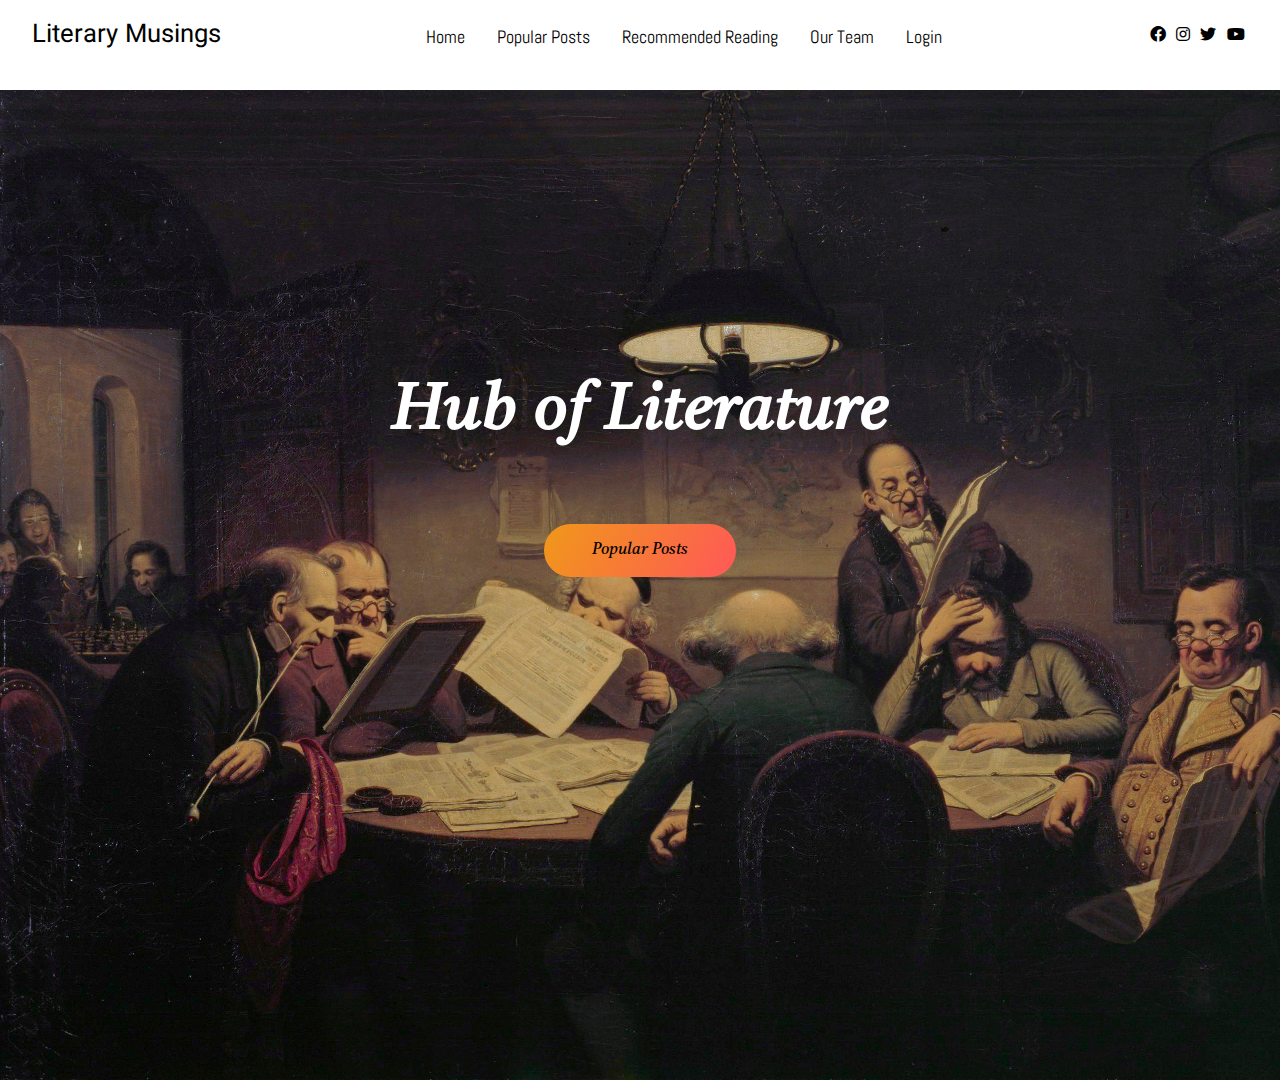
<file: index.html>
<!DOCTYPE html>
<html lang="en">
<head>
    <meta charset="UTF-8">
    <meta http-equiv="X-UA-Compatible" content="IE=edge">
    <meta name="viewport" content="width=device-width, initial-scale=1.0">
    <meta name="description" content="For students and literature enthusiasts, 
    enter the hub of literature and enjoy the beauty and art.">
    <title>Literary Musings</title>

    <!-- Font Awesome Icons -->
    <link rel="stylesheet" href="styles/all.css">
    
    <!-- Custom Style -->
    <link rel="stylesheet" href="styles/style.css">
</head>


<body>
    <!--------------------------- Navigation --------------------------->

    <nav class="nav">
        <div class="nav-menu flex-row">
            <div class="nav-brand">
                <a href="index.html" class="text-gray">Literary Musings</a>
            </div>
            <div class="toggle-collapse">
                <div class="toggle-icons">
                    <i class="fas fa-bars"></i>
                </div>
            </div>
            <ul class="nav-items">
                <li class="nav-link">
                    <a href="index.html">Home</a>
                </li>
                <li class="nav-link">
                    <a href="PP.html">Popular Posts</a>
                </li>
                <li class="nav-link">
                    <a href="RR.html">Recommended Reading</a>
                </li>
                <li class="nav-link">
                    <a href="Team.html">Our Team</a>
                </li>
                <li class="nav-link">
                    <a href="login.html">Login</a>
                </li>
            </ul>
            <div class="social text-gray">
                <a href="https://www.facebook.com" target="_blank" class="fb"><i class="fa-brands fa-facebook"></i></a>
                <a href="https://www.instagram.com" target="_blank" class="ig" ><i class="fa-brands fa-instagram"></i></a>
                <a href="https://www.twitter.com" target="_blank" class="tw"><i class="fa-brands fa-twitter"></i></a>
                <a href="https://www.youtube.com" target="_blank" class="yt"><i class="fa-brands fa-youtube"></i></a>
            </div>
            
        </div>
    </nav>

    <!-----x--------------------- Navigation -----x--------------------->

    <!------  Main Section  ------>
    
    <main>  

        <!------ Site Title ------->
        <section class="site-title">
            <div class="site-bg">
                <h1>Hub of Literature</h1>
                <form method="get" action="PP.html">
                    <button class="btn">Popular Posts</button>
                </form>
            </div>
        </section>
        <!--x---- Site Title --x----->

    </main>
    
    <!---x---  Main Section  ---x--->
</body>
</file>
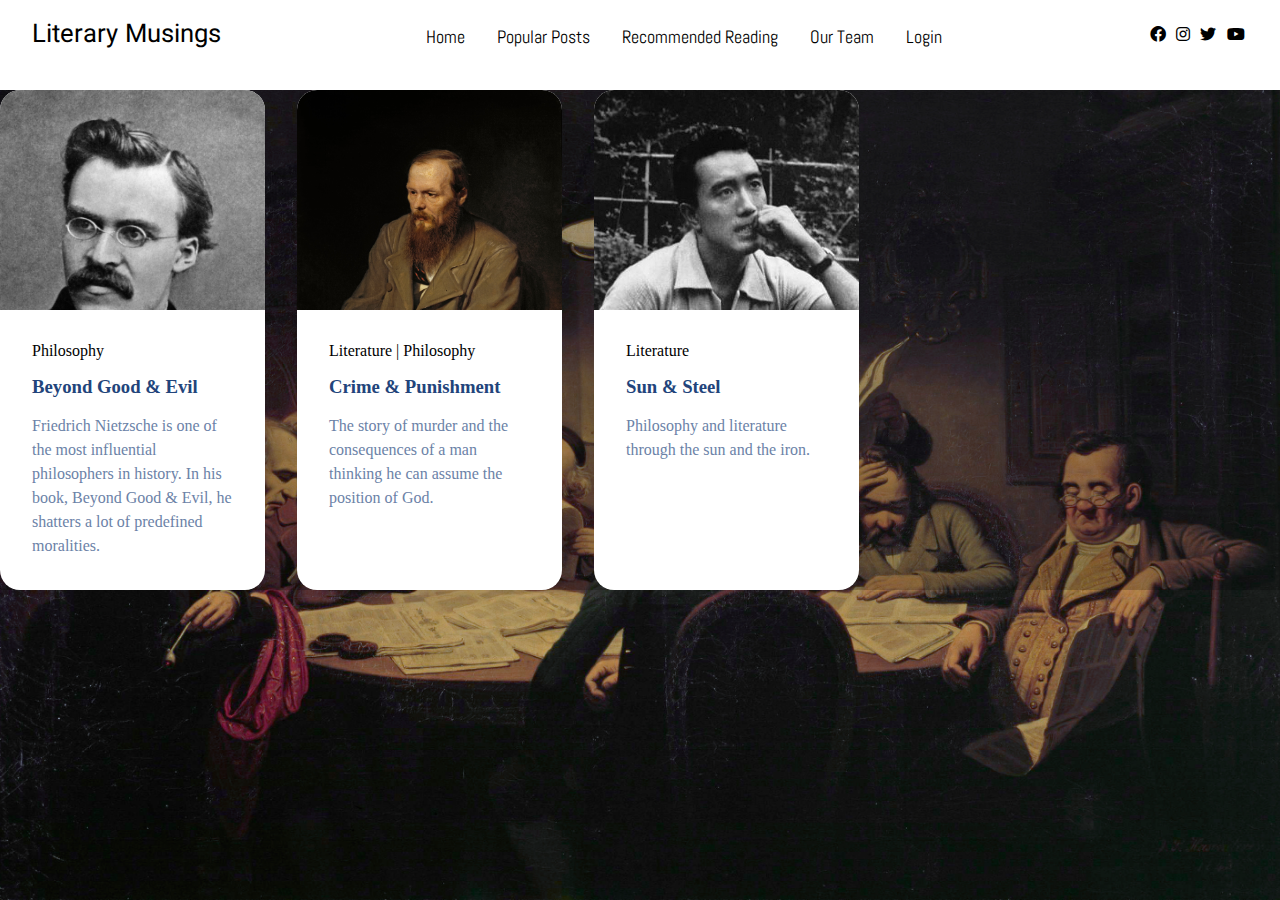
<file: PP.html>
<!DOCTYPE html>
<html lang="en">
<head>
    <meta charset="UTF-8">
    <meta http-equiv="X-UA-Compatible" content="IE=edge">
    <meta name="viewport" content="width=device-width, initial-scale=1.0">
    <meta name="description" content="For students and literature enthusiasts, 
    enter the hub of literature and enjoy the beauty and art.">
    <title>Literary Musings | Popular Posts</title>

    <!-- Font Awesome Icons -->
    <link rel="stylesheet" href="styles/all.css">
    
    <!-- Custom Style -->
    <link rel="stylesheet" href="styles/style.css">
    
</head>

<body>
    <!--------------------------- Navigation --------------------------->
    <nav class="nav">
        <div class="nav-menu flex-row">
            <div class="nav-brand">
                <a href="index.html" class="text-gray">Literary Musings</a>
            </div>
            <div class="toggle-collapse">
                <div class="toggle-icons">
                    <i class="fas fa-bars"></i>
                </div>
            </div>
            <ul class="nav-items">
                <li class="nav-link">
                    <a href="index.html">Home</a>
                </li>
                <li class="nav-link">
                    <a href="PP.html">Popular Posts</a>
                </li>
                <li class="nav-link">
                    <a href="RR.html">Recommended Reading</a>
                </li>
                <li class="nav-link">
                    <a href="Team.html">Our Team</a>
                </li>
                <li class="nav-link">
                    <a href="login.html">Login</a>
                </li>
            </ul>
            <div class="social text-gray">
                <a href="https://www.facebook.com" target="_blank" class="fb"><i class="fa-brands fa-facebook"></i></a>
                <a href="https://www.instagram.com" target="_blank" class="ig" ><i class="fa-brands fa-instagram"></i></a>
                <a href="https://www.twitter.com" target="_blank" class="tw"><i class="fa-brands fa-twitter"></i></a>
                <a href="https://www.youtube.com" target="_blank" class="yt"><i class="fa-brands fa-youtube"></i></a>
            </div>
            
        </div>
    </nav>

    <main>
           <div class="site-container">
               <div class="article-container">
                    <article class="article-card">
                       <figure class="article-image">
                           <img src="assets/Nietzsche.jpg" alt="Friedrich Nietzsche">
                       </figure>
                       <div class="article-content">
                           <a href="#" class="card-content">Philosophy</a>
                           <h3 class="card-title">Beyond Good & Evil</h3>
                           <p class="card-excerpt">Friedrich Nietzsche is one of the most influential philosophers in history. In  his book, Beyond Good & Evil, he shatters a lot of predefined moralities.</p>
                       </div>
                   </article>
                   <article class="article-card">
                    <figure class="article-image">
                        <img src="assets/Dosto.jpg" alt="Fyodor Dostoyevsky">
                    </figure>
                    <div class="article-content">
                        <a href="#" class="card-content">Literature | Philosophy</a>
                        <h3 class="card-title">Crime & Punishment</h3>
                        <p class="card-excerpt">The story of murder and the consequences of a man thinking he can assume the position of God.</p>
                    </div>
                </article>
                <article class="article-card">
                    <figure class="article-image">
                        <img src="assets/Mishima.jpg" alt="Yukio Mishima">
                    </figure>
                    <div class="article-content">
                        <a href="#" class="card-content">Literature</a>
                        <h3 class="card-title">Sun & Steel</h3>
                        <p class="card-excerpt">Philosophy and literature through the sun and the iron.</p>
                    </div>
                </article>
               </div>
           </div> 
    </main>
    
</body>
</html>
</file>
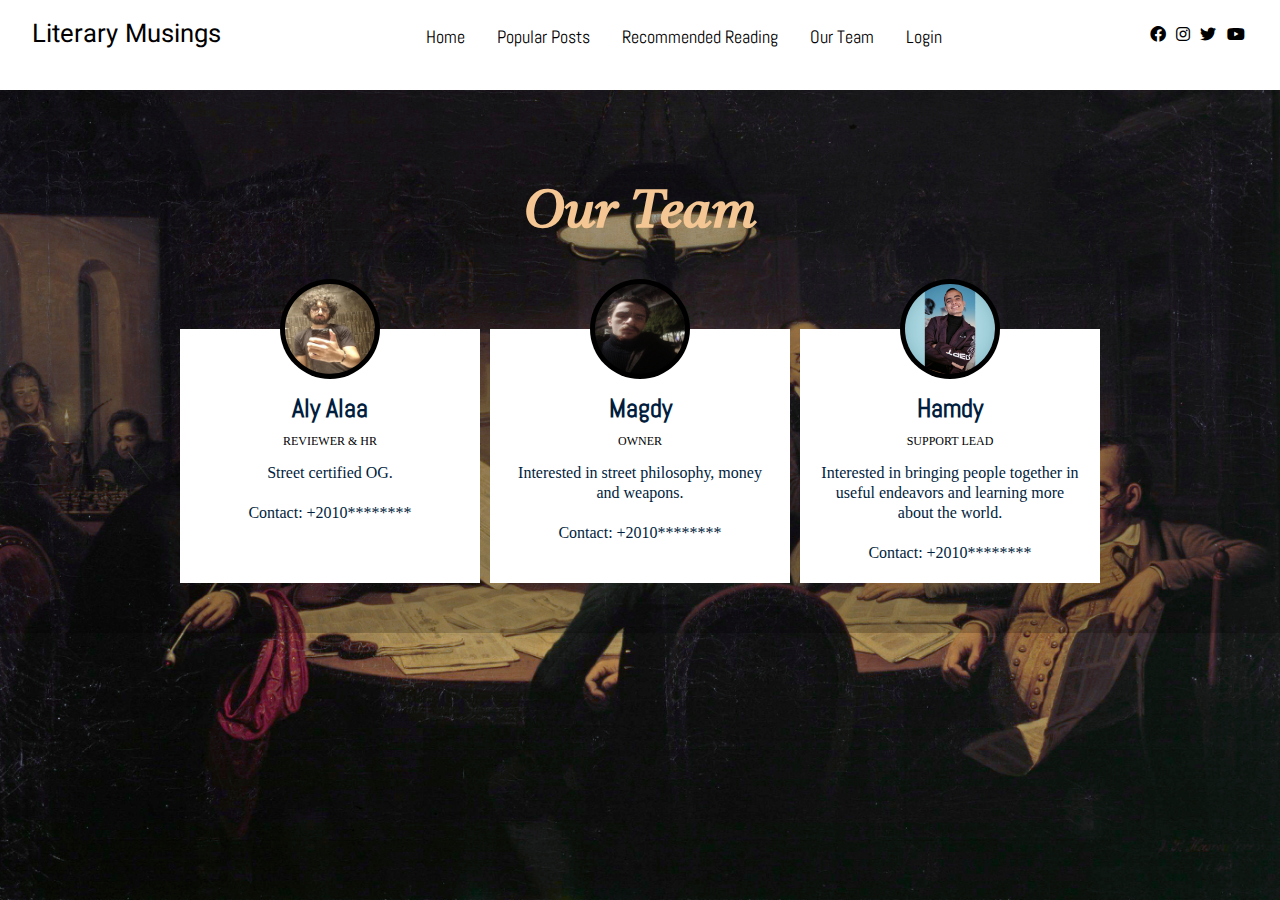
<file: Team.html>
<!DOCTYPE html>
<html lang="en">
<head>
    <meta charset="UTF-8">
    <meta http-equiv="X-UA-Compatible" content="IE=edge">
    <meta name="viewport" content="width=device-width, initial-scale=1.0">
    <meta name="description" content="For students and literature enthusiasts, 
    enter the hub of literature and enjoy the beauty and art.">
    <title>Literary Musings | Our Team</title>

    <!-- Font Awesome Icons -->
    <link rel="stylesheet" href="styles/all.css">
    
    <!-- Custom Style -->
    <link rel="stylesheet" href="styles/style.css">
    
</head>

<body>
    <!--------------------------- Navigation --------------------------->

    <nav class="nav">
        <div class="nav-menu flex-row">
            <div class="nav-brand">
                <a href="index.html" class="text-gray">Literary Musings</a>
            </div>
            <div class="toggle-collapse">
                <div class="toggle-icons">
                    <i class="fas fa-bars"></i>
                </div>
            </div>
            <ul class="nav-items">
                <li class="nav-link">
                    <a href="index.html">Home</a>
                </li>
                <li class="nav-link">
                    <a href="PP.html">Popular Posts</a>
                </li>
                <li class="nav-link">
                    <a href="RR.html">Recommended Reading</a>
                </li>
                <li class="nav-link">
                    <a href="Team.html">Our Team</a>
                </li>
                <li class="nav-link">
                    <a href="login.html">Login</a>
                </li>
            </ul>
            <div class="social text-gray">
                <a href="https://www.facebook.com" target="_blank" class="fb"><i class="fa-brands fa-facebook"></i></a>
                <a href="https://www.instagram.com" target="_blank" class="ig" ><i class="fa-brands fa-instagram"></i></a>
                <a href="https://www.twitter.com" target="_blank" class="tw"><i class="fa-brands fa-twitter"></i></a>
                <a href="https://www.youtube.com" target="_blank" class="yt"><i class="fa-brands fa-youtube"></i></a>
            </div>
            
        </div>
    </nav>
    

    <main>
    <div class="wrapper">
        <h1>Our Team</h1>
        <div class="team">
          <div class="team_member">
            <div class="team_img">
              <img src="assets/aly.jpg" alt="Team_image">
            </div>
            <h3>Aly Alaa</h3>
            <p class="role">Reviewer & HR</p>
            <p>Street certified OG.<br><br>Contact: +2010********</p>
          </div>
          <div class="team_member">
            <div class="team_img">
              <img src="assets/Magdy.jpg" alt="Team_image">
            </div>
            <h3>Magdy</h3>
            <p class="role">Owner</p>
            <p>Interested in street philosophy, money and weapons.<br><br>Contact: +2010********</p></div>
          <div class="team_member">
            <div class="team_img">
              <img src="assets/hamdy.jpg" alt="Team_image">
            </div>
            <h3>Hamdy</h3>
            <p class="role">Support Lead</p>
            <p>Interested in bringing people together in useful endeavors and learning more about the world.<br><br>Contact: +2010********</p>
          </div>
        </div>
      </div>	
    </main>
</body>
</html>
</file>
<file: styles/style.css>
@import url('./fonts.css');

*{
    margin: 0;
    padding: 0; 
    box-sizing: border-box;
    transition: .2s linear;
}

html { 
    background: url(../assets/Reading_Room.jpg) no-repeat center center fixed; 
    box-shadow: inset 0 0 0 1000px rgba(0,0,0,.2);
    -webkit-background-size: cover;
    -moz-background-size: cover;
    -o-background-size: cover;
    background-size: cover;
  }

html, body{ 
    margin: none;
    overflow-x: hidden;
    box-sizing: border-box;
}

:root{
    /* Theme Colors */
    --text-grey: #3f4954;
    --text-dark-blue: #001d3d;
    --text-light: #edede9;
    --bg-color: #003566;
    --black: #0f0f0f;
    --white: #ffffff;
    --midnight: #104f55;
    --orange: #ff9505;


    /* Gradient Color */
    --sky: linear-gradient(to top, #30cfd0 0%, #330867 100%);
    --orangutan: linear-gradient(-60deg, #ff5858 0%, #f09819 100%);

    /* theme font-family */
    --Abel: 'Abel', cursive;
}

/*----------- Global Classes -----------*/

a{
    text-decoration: none;
    color: black;
}

.flex-row{
    display: flex;
    flex-direction: row;
    flex-wrap: wrap;
}

ul{
    list-style-type: none;
}

h1{
    font-family: Tiro;
    font-size: 4rem;
}

button.btn{
    border: none;
    border-radius: 3rem;
    padding: 1rem 3rem;
    font-size: 1rem;
    font-family: Tiro;
    cursor: pointer;
}

/*----x------- Global Classes ----x-------*/


/*----------- navbar -----------*/


.nav{
    background: white;
    padding: 0 2rem;
    height: 0rem;
    min-height: 10vh;
    overflow: hidden;
    transition: height 1s ease-in-out;
}

.nav .nav-menu{
    justify-content: space-between;
}

.nav .toggle-collapse{
    position: absolute;
    top: 0%;
    width: 90%;
    cursor: pointer;
    display: none;
}

.nav .toggle-collapse .toggle-collapse i{
    font-size: 1.4rem;
    color: var(--text-grey);
}

.nav .toggle-collapse .toggle-icons{
    display: flex;
    justify-content: flex-end;
    padding: 1.7rem 0;
}

.collapse{
    height: 30rem;
}

.nav .nav-items{
    display: flex;
    margin: 0;
}

.nav .nav-items .nav-link{
    padding: 1.6rem 1rem;
    font-size: 1.1rem;
    position: relative;
    font-family: var(--Abel);
    font-size: 1.1rem;
}

.nav .nav-brand a{
    font-size: 1.6rem;
    padding: 1rem 0;
    display: block;
    font-family: Vazirmatn;
    font-size: 1.6rem;
}

.nav .nav-items .nav-link:hover{
    background-color: var(--orange);
}

.nav .social{
    padding: 1.4rem 0;
}

.nav .social i{
    padding: 0.2rem;
}

.nav .social .fb i:hover{
    color: #4267B2;
}

.nav .social .ig i:hover{
    color: #ffd373;
}

.nav .social .tw i:hover{
    color: #00acee;
}

.nav .social .yt i:hover{
    color: #FF0000;
}

/*----x------- navbar ----x-------*/


/*--------------  Main Content  --------------*/

/*--- Site Title ---*/

main .site-title{
    background: url(../assets/Reading_Room.jpg);
    background-size: cover;
    height: 110vh;
    display: flex;
    justify-content: center;
}

main .site-title .site-bg{
    padding-top: 15rem;
    text-align: center;
    color:var(--white);
}

main .site-title h1{
    margin: 2.5rem;
}

main .site-title .btn{
    margin: 1.8rem;
    background: var(--orangutan);
}

main .site-title .btn:hover{
    background: transparent;
    border: 1px solid var(--black);
    color: white;
}

/*--x-- Site Title --x--*/

/*------x--------  Main Content  -----x---------*/

/*---------- Popular Posts ------------*/

.article-container{
    display: grid;
    grid-template-columns: repeat(auto-fill, minmax(265px, 1fr));
    gap: 2rem;
}

.article-image{
    margin: 0; 
    padding: 0; 
    overflow: hidden;
}

.article-image img{
    max-width: 100%; 
    height: auto;
    border-radius: 20px 20px 0 0;
}

.article-card {
    background: white;
    border-radius: 20px;
    transition: 0.3s;
}

.article-card:hover{
    box-shadow: 0 4px 20px 0 rgba(34, 68, 123, 0.2);
    cursor: pointer;
}

.article-content{
    padding: 2rem;
}

.article-content .card-category{
    font-size: 0.875rem;
    text-transform: uppercase;
    letter-spacing: 0.1rem;
    font-weight: 600;
    color: #6b82a7;
    display: block;
    text-decoration: none;
}

.article-content .card-title{
    margin: 1rem 0; 
    color: #22447b;
}

.article-content .card-excerpt{
    font-size: 1rem;
    line-height: 1.5rem;
    color: #6b82a7;
    margin: 0;
}

@media screen and (min-width: 768px){
    .site-container{
        max-width: 698px;
    }
    .article-card{
        display: grid;
        grid-template-rows: 220px 1fr;
    }
}

@media screen and (min-width: 1280px)
{
    .site-container{
        max-width: 1156px;
    }
}
/*-----x----- Popular Posts -----x-------*/


/*----------- Recommended Reading --------------*/
.container{
    width: 90%;
    margin: auto;
    overflow: hidden;
    background: none;
    box-shadow: inset 0 0 0 1000px rgba(0,0,0,.2);
    margin-top: 20px;
    padding-top: 130px;
    padding-bottom: 95px;
}

.container ul{
    padding: 0px;
    margin: 0px;
}


.container ul li{
    float:left;
    list-style: none;
    width:20%;
    height:300px;
    background: none;
    box-shadow: inset 0 0 0 1000px rgba(0,0,0,.2);
    margin :20px 0px 20px 55px; 
    border:1px solid black;
    box-sizing: border-box;
    font-family: Tiro;
}
.container ul li:hover{
    opacity: 0.8;
}

.container ul li .bottom{
    width: 100%;
    height:50px;
    line-height: 50px;
    background: none;

    text-align: center;
    color:var(--orange);
    font-size: 20px;
   
}

@media screen and (max-width:1250px){
    .container ul li{
        width:40%;
        margin-left: 40px;
    }
}

/*----------- Recommended Reading --------------*/


/*----------- Login Page ---------------*/
#login-form
{
    display: flex;
}

.form-box
{
    width:380px;
	height:480px;
	position:relative;
	margin:2% auto;
	background:rgba(0,0,0,0.3);
	padding:10px;
    overflow: hidden;
}
.button-box
{
	width:220px;
	margin:35px auto;
	position: relative;
	box-shadow: 0 0 20px 9px #ff61241f;
	border-radius: 30px;
}
.toggle-btn
{
	padding:10px 30px;
	cursor:pointer;
	background:transparent;
	border:0;
	outline: none;
	position: relative;
}
#btn
{
	top: 0;
	left:0;
	position: absolute;
	width: 110px;
	height: 100%;
	background: #F3C693;
	border-radius: 30px;
	transition: .5s;
}
.input-group-login
{
	top: 150px;
	position:absolute;
	width:280px;
	transition:.5s;
}
.input-group-register
{
    top: 120px;
	position:absolute;
	width:280px;
	transition:.5s;
}
.input-field
{
	width: 100%;
	padding:10px 0;
	margin:5px 0;
	border-left:0;
	border-top:0;
	border-right:0;
	border-bottom: 1px solid #999;
	outline:none;
	background: transparent;
}
.submit-btn
{
	width: 85%;
	padding: 10px 30px;
	cursor: pointer;
	display: block;
	margin: auto;
	background: #F3C693;
	border: 0;
	outline: none;
	border-radius: 30px;
}

.check-box
{
	margin: 30px 10px 34px 0;
}

span
{
	color: white;
	font-size:12px;
	bottom:68px;
	position:absolute;
}

#login
{
	left:50px;
}

#login input
{
	color:white;
	font-size:15;
}

#register
{
	left:450px;
}

#register input
{
	color:white;
	font-size: 15;
}
/*----------- Login Page ---------------*/


/*------- Our Team -------*/
.wrapper h1{
    font-family: Tiro;
    font-size: 52px;
    margin-bottom: 75px;
    padding-top: 90px;
    color: #F3C693;
    text-align: center;
  }
  
  .team{
    display: flex;
    justify-content: center;
    width: auto;
    text-align: center;
    flex-wrap: wrap;
  }
  
  .team .team_member{
    background: #fff;
    margin: 5px;
    margin-bottom: 50px;
    width: 300px;
    padding: 20px;
    line-height: 20px;
    color: #8e8b8b;  
    position: relative;
  }
  
  .team .team_member h3{
    color: var(--text-dark-blue);
    font-size: 26px;
    margin-top: 50px;
    font-family: Abel;
  }
  
  .team .team_member p.role{
    color: black;
    margin: 12px 0;
    font-size: 12px;
    text-transform: uppercase;
  }

  .team .team_member p{
      color: var(--text-dark-blue);
  }
  
  .team .team_member .team_img{
    position: absolute;
    top: -50px;
    left: 50%;
    transform: translateX(-50%);
    width: 100px;
    height: 100px;
    border-radius: 99.9%;
    background: black;
  }
  
  .team .team_member .team_img img{
    width: 100px;
    height: 100px;
    padding: 5px;
    border-radius: 70%;
  }
/*----x--- Our Team ---x----*/


/*----------- Viewport less than or equal 750px -----------*/

@media only screen and (max-width: 750px)
{
    .nav .nav-menu, .nav .nav-items{
        flex-direction: column;
    }

    .nav .toggle-collapse{
        display: initial;
    }
}


/* -----x------ Viewport less than or equal 750px -----x------ */
</file>
